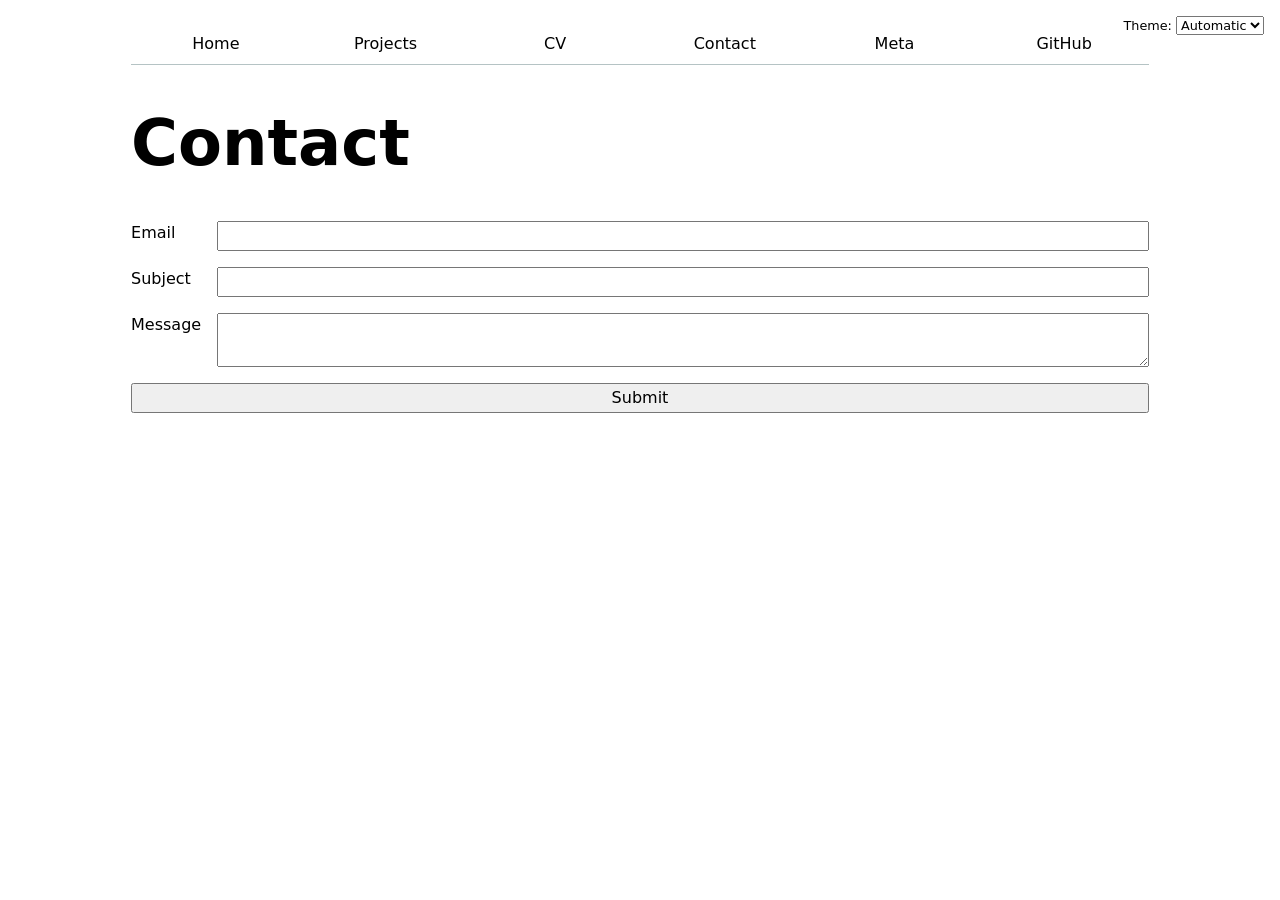
<file: contact/index.html>
<!DOCTYPE html>
<html lang="en">
<head>
    <meta charset="UTF-8">
    <meta name="viewport" content="width=device-width, initial-scale=1.0">
    <title>Contact html</title>
    <link rel="stylesheet" href="../style.css">
    <script type="module" src="../global.js"></script>
</head>
<body>
    <h1>Contact</h1>
        <form action="mailto:ethanduydam@gmail.com" method="POST" enctype="text/plain">
        <label>Email <input type="email" name="email"></label>
        <label>Subject <input name="subject"></label>
        <label>Message <textarea name="body"></textarea></label>
        <button>Submit</button>
    </form>
</body>
</html>
</file>
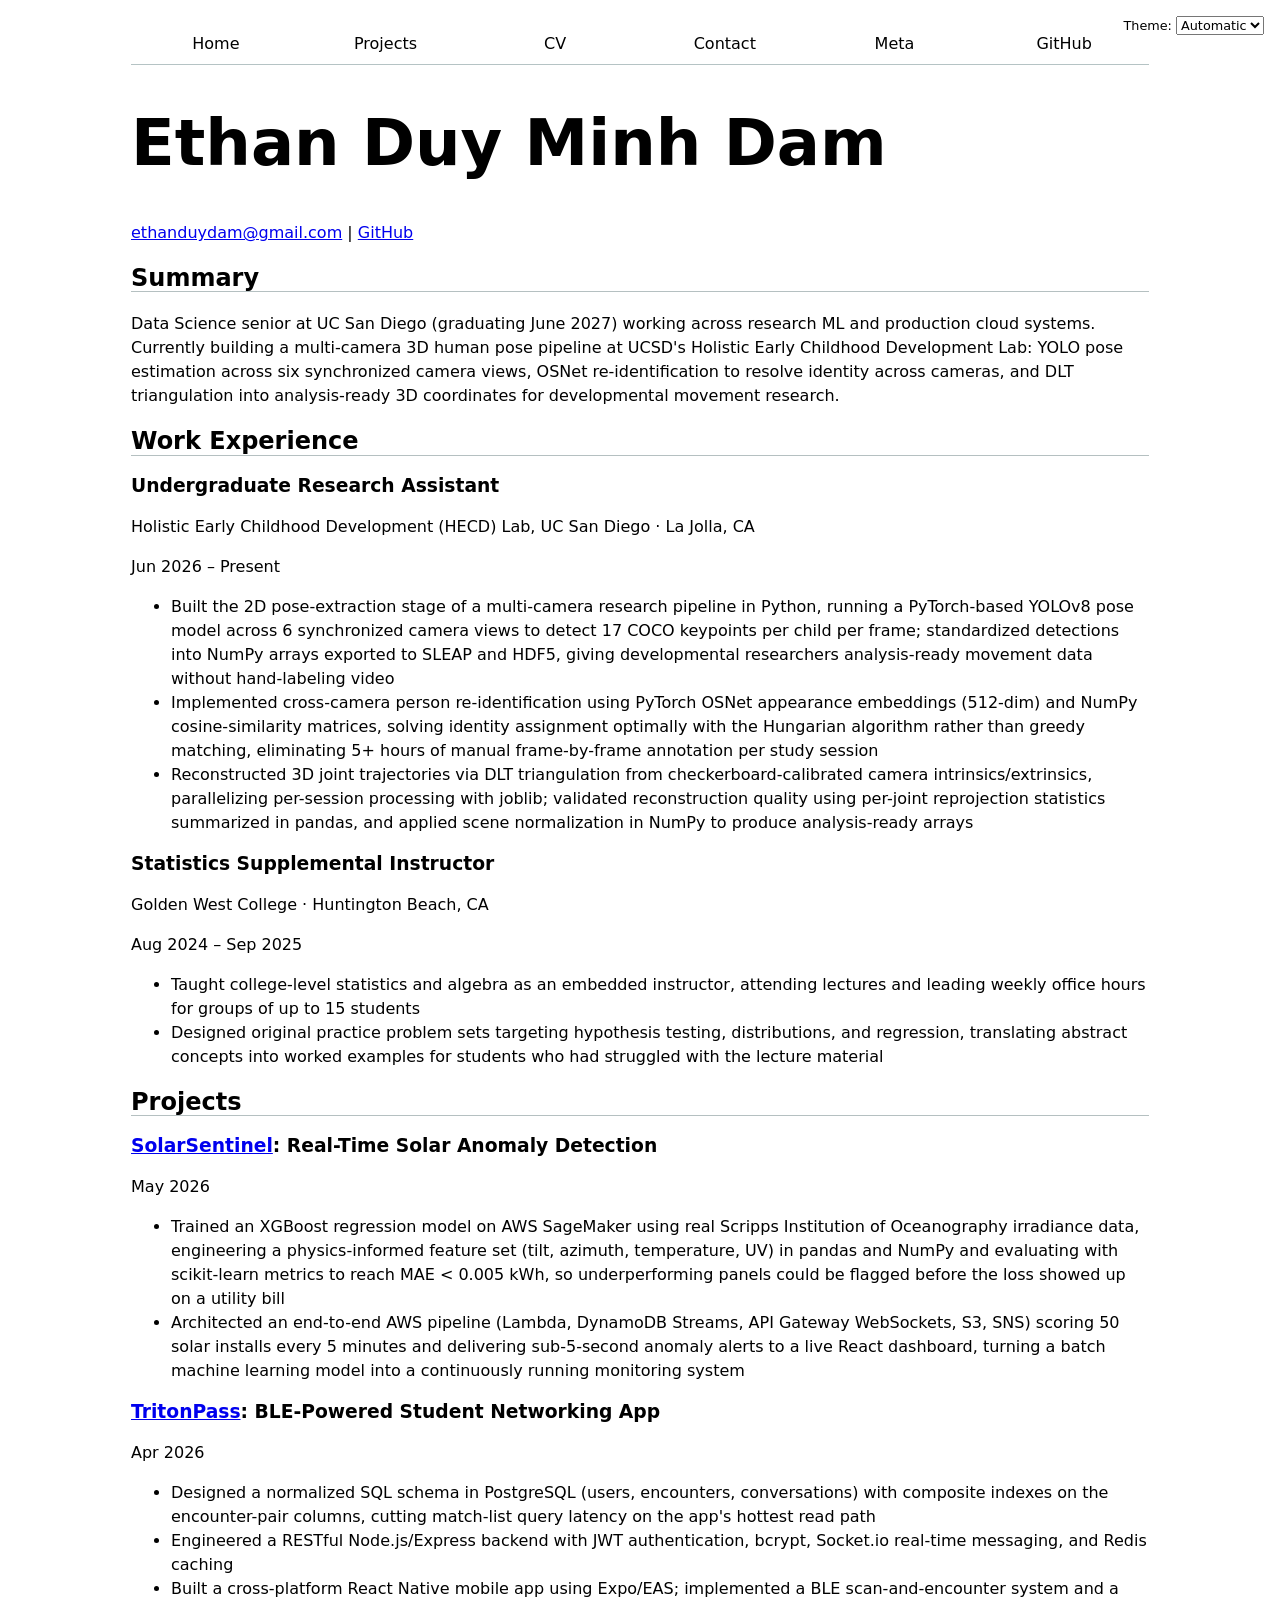
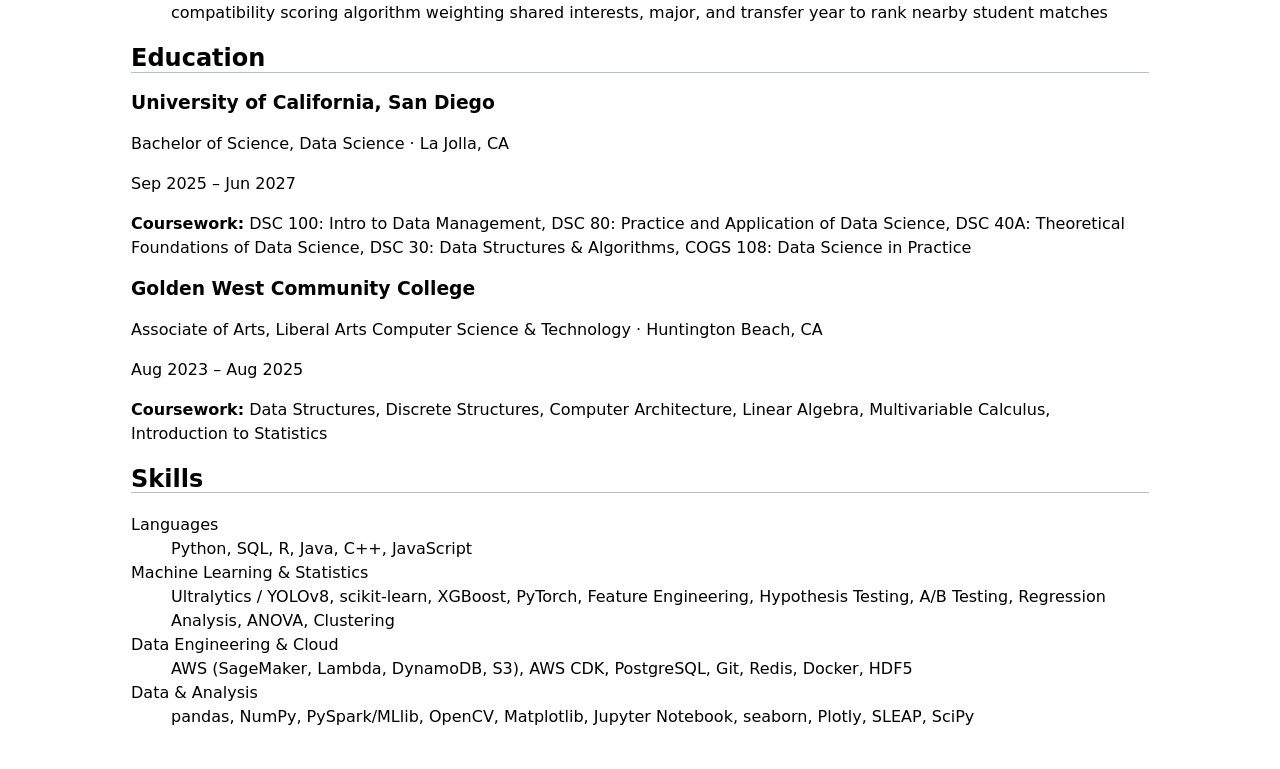
<file: cv/index.html>
<!DOCTYPE html>
<html lang="en">
<head>
    <meta charset="UTF-8">
    <meta name="viewport" content="width=device-width, initial-scale=1.0">
    <title>CV | Ethan Dam</title>
    <link rel="stylesheet" href="../style.css">
    <script type="module" src="../global.js"></script>
</head>
<body>

    <header>
        <h1>Ethan Duy Minh Dam</h1>
        <p>
            <a href="mailto:ethanduydam@gmail.com">ethanduydam@gmail.com</a> |
            <a href="https://github.com/ethandam3">GitHub</a>
        </p>
    </header>

    <section>
        <h2>Summary</h2>
        <p>
            Data Science senior at UC San Diego (graduating June 2027) working across research ML and production
            cloud systems. Currently building a multi-camera 3D human pose pipeline at UCSD's Holistic Early Childhood
            Development Lab: YOLO pose estimation across six synchronized camera views, OSNet re-identification to
            resolve identity across cameras, and DLT triangulation into analysis-ready 3D coordinates for developmental
            movement research.
        </p>
    </section>

    <section>
        <h2>Work Experience</h2>

        <article>
            <header>
                <h3>Undergraduate Research Assistant</h3>
                <p>Holistic Early Childhood Development (HECD) Lab, UC San Diego · La Jolla, CA</p>
                <p><time datetime="2026-06">Jun 2026</time> – Present</p>
            </header>
            <ul>
                <li>Built the 2D pose-extraction stage of a multi-camera research pipeline in Python, running a PyTorch-based YOLOv8 pose model across 6 synchronized camera views to detect 17 COCO keypoints per child per frame; standardized detections into NumPy arrays exported to SLEAP and HDF5, giving developmental researchers analysis-ready movement data without hand-labeling video</li>
                <li>Implemented cross-camera person re-identification using PyTorch OSNet appearance embeddings (512-dim) and NumPy cosine-similarity matrices, solving identity assignment optimally with the Hungarian algorithm rather than greedy matching, eliminating 5+ hours of manual frame-by-frame annotation per study session</li>
                <li>Reconstructed 3D joint trajectories via DLT triangulation from checkerboard-calibrated camera intrinsics/extrinsics, parallelizing per-session processing with joblib; validated reconstruction quality using per-joint reprojection statistics summarized in pandas, and applied scene normalization in NumPy to produce analysis-ready arrays</li>
            </ul>
        </article>

        <article>
            <header>
                <h3>Statistics Supplemental Instructor</h3>
                <p>Golden West College · Huntington Beach, CA</p>
                <p><time datetime="2024-08">Aug 2024</time> – <time datetime="2025-09">Sep 2025</time></p>
            </header>
            <ul>
                <li>Taught college-level statistics and algebra as an embedded instructor, attending lectures and leading weekly office hours for groups of up to 15 students</li>
                <li>Designed original practice problem sets targeting hypothesis testing, distributions, and regression, translating abstract concepts into worked examples for students who had struggled with the lecture material</li>
            </ul>
        </article>
    </section>

    <section>
        <h2>Projects</h2>

        <article>
            <header>
                <h3><a href="https://github.com/ethandam3/solarsentinel">SolarSentinel</a>: Real-Time Solar Anomaly Detection</h3>
                <p><time datetime="2026-05">May 2026</time></p>
            </header>
            <ul>
                <li>Trained an XGBoost regression model on AWS SageMaker using real Scripps Institution of Oceanography irradiance data, engineering a physics-informed feature set (tilt, azimuth, temperature, UV) in pandas and NumPy and evaluating with scikit-learn metrics to reach MAE &lt; 0.005 kWh, so underperforming panels could be flagged before the loss showed up on a utility bill</li>
                <li>Architected an end-to-end AWS pipeline (Lambda, DynamoDB Streams, API Gateway WebSockets, S3, SNS) scoring 50 solar installs every 5 minutes and delivering sub-5-second anomaly alerts to a live React dashboard, turning a batch machine learning model into a continuously running monitoring system</li>
            </ul>
        </article>

        <article>
            <header>
                <h3><a href="https://github.com/ethandam3/triton-pass">TritonPass</a>: BLE-Powered Student Networking App</h3>
                <p><time datetime="2026-04">Apr 2026</time></p>
            </header>
            <ul>
                <li>Designed a normalized SQL schema in PostgreSQL (users, encounters, conversations) with composite indexes on the encounter-pair columns, cutting match-list query latency on the app's hottest read path</li>
                <li>Engineered a RESTful Node.js/Express backend with JWT authentication, bcrypt, Socket.io real-time messaging, and Redis caching</li>
                <li>Built a cross-platform React Native mobile app using Expo/EAS; implemented a BLE scan-and-encounter system and a compatibility scoring algorithm weighting shared interests, major, and transfer year to rank nearby student matches</li>
            </ul>
        </article>
    </section>

    <section>
        <h2>Education</h2>

        <article>
            <header>
                <h3>University of California, San Diego</h3>
                <p>Bachelor of Science, Data Science · La Jolla, CA</p>
                <p><time datetime="2025-09">Sep 2025</time> – <time datetime="2027-06">Jun 2027</time></p>
            </header>
            <p><strong>Coursework:</strong> DSC 100: Intro to Data Management, DSC 80: Practice and Application of Data Science, DSC 40A: Theoretical Foundations of Data Science, DSC 30: Data Structures &amp; Algorithms, COGS 108: Data Science in Practice</p>
        </article>

        <article>
            <header>
                <h3>Golden West Community College</h3>
                <p>Associate of Arts, Liberal Arts Computer Science &amp; Technology · Huntington Beach, CA</p>
                <p><time datetime="2023-08">Aug 2023</time> – <time datetime="2025-08">Aug 2025</time></p>
            </header>
            <p><strong>Coursework:</strong> Data Structures, Discrete Structures, Computer Architecture, Linear Algebra, Multivariable Calculus, Introduction to Statistics</p>
        </article>
    </section>

    <section>
        <h2>Skills</h2>
        <dl>
            <dt>Languages</dt>
            <dd>Python, SQL, R, Java, C++, JavaScript</dd>
            <dt>Machine Learning &amp; Statistics</dt>
            <dd>Ultralytics / YOLOv8, scikit-learn, XGBoost, PyTorch, Feature Engineering, Hypothesis Testing, A/B Testing, Regression Analysis, ANOVA, Clustering</dd>
            <dt>Data Engineering &amp; Cloud</dt>
            <dd>AWS (SageMaker, Lambda, DynamoDB, S3), AWS CDK, PostgreSQL, Git, Redis, Docker, HDF5</dd>
            <dt>Data &amp; Analysis</dt>
            <dd>pandas, NumPy, PySpark/MLlib, OpenCV, Matplotlib, Jupyter Notebook, seaborn, Plotly, SLEAP, SciPy</dd>
        </dl>
    </section>
</body>
</html>
</file>
<file: style.css>
/* Step 2.4: accent color */
:root {
    --color-accent: oklch(65% 50% 0);
    accent-color: var(--color-accent);
    color-scheme: light dark; /* Lab 3 Step 4.1: follow the OS theme */
}

/* Step 1: keep content from getting too wide */
body {
    font: 100%/1.5 system-ui;
    max-width: 100ch;
    margin-inline: auto;
    padding: 1em;
}

/* Step 2: navigation bar */
nav {
    --border-color: oklch(50% 10% 200 / 40%);
    display: flex;
    margin-bottom: 1em;
    border-bottom: 1px solid var(--border-color);
}

nav a {
    flex: 1;
    text-decoration: none;
    color: inherit;
    text-align: center;
    padding: 0.5em;
}

nav a.current,
nav a:hover {
    border-bottom: 0.4em solid var(--border-color);
    padding-bottom: 0.1em;
}

nav a:hover {
    border-bottom-color: var(--color-accent);
}

/* Step 3: contact form */
input,
textarea,
button,
select {
    font: inherit;
}

form {
    display: grid;
    grid-template-columns: auto 1fr;
    gap: 1em;
}

label {
    display: grid;
    grid-template-columns: subgrid;
    grid-column: 1 / -1;
}

button {
    grid-column: 1 / -1;
}

/* Step 4: projects page */
.projects {
    display: grid;
    grid-template-columns: repeat(auto-fill, minmax(15em, 1fr));
    gap: 1em;
}

.projects article {
    display: grid;
    grid-template-rows: subgrid;
    grid-row: span 3;
}

.projects h2 {
    margin: 0;
}

h1 {
    font-size: 400%;
}

h1, h2, h3, h4, h5, h6 {
    line-height: 1.1;
    text-wrap: balance;
}

/* Step 5: CV */
section h2 {
    border-bottom: 1px solid oklch(80% 3% 200);
}

/* Lab 3 Step 4.3: theme switcher in the top right corner */
.color-scheme {
    display: block;
    position: absolute;
    top: 1rem;
    right: 1rem;
    font-size: 80%;
}

/* Lab 4: GitHub stats in four columns */
#profile-stats dl {
    display: grid;
    grid-template-columns: repeat(4, 1fr);
}

#profile-stats dt {
    grid-row: 1;
}

#profile-stats dd {
    grid-row: 2;
    margin: 0;
}

/* Lab 5 Step 0.1: project year */
.projects .year {
    color: gray;
    font-family: Baskerville, serif;
    font-variant-numeric: oldstyle-nums;
}

/* Lab 5: pie chart + legend side by side */
.container {
    display: flex;
    align-items: center;
    gap: 2em;
}

#projects-pie-plot {
    max-width: 20em;
    margin-block: 2em;
    overflow: visible;

    &:has(path:hover) path:not(:hover) {
        opacity: 0.5;
    }

    path {
        transition: 300ms;
        cursor: pointer;
    }
}

.legend {
    flex: 1;
    display: grid;
    grid-template-columns: repeat(auto-fill, minmax(9em, 1fr));
    gap: 1em;
    padding: 1em;
    margin: 0;
    border: 1px solid oklch(50% 10% 200 / 40%);
    list-style: none;
}

.legend-item {
    display: flex;
    align-items: center;
    gap: 0.5em;
    cursor: pointer;
}

.swatch {
    display: inline-block;
    width: 1em;
    aspect-ratio: 1 / 1;
    border-radius: 50%;
    background: var(--color);
}

.selected {
    --color: oklch(60% 45% 0) !important;

    &:is(path) {
        fill: var(--color);
    }
}

.searchBar {
    width: 100%;
    margin-block-end: 1em;
}

/* Lab 6 Step 1.3: summary stats, labels on top */
dl.stats {
    display: grid;
    grid-auto-flow: column;
    grid-auto-columns: 1fr;

    dt {
        grid-row: 1;
        color: gray;
        font-size: 80%;
        text-transform: uppercase;
    }

    dd {
        grid-row: 2;
        margin: 0;
        font-size: 150%;
    }
}

/* Lab 6 Step 2.3: faint gridlines */
.gridlines {
    opacity: 0.15;
}

/* Lab 6 Step 3: tooltip */
dl.info {
    display: grid;
    grid-template-columns: auto 1fr;
    gap: 0.25em 1em;
    margin: 0;
    transition-duration: 500ms;
    transition-property: opacity, visibility;

    dt {
        color: gray;
    }

    dd {
        margin: 0;
    }
}

dl.info[hidden]:not(:hover, :focus-within) {
    opacity: 0;
    visibility: hidden;
}

.tooltip {
    position: fixed;
    top: 1em;
    left: 1em;
    background-color: canvas;
    box-shadow: 0 2px 8px oklch(0% 0 0 / 20%);
    border-radius: 0.5em;
    padding: 0.75em 1em;
}

circle {
    transition: 200ms;
    transform-origin: center;
    transform-box: fill-box;
}

circle:hover {
    transform: scale(1.5);
}

/* Lab 6 Step 5.4: brushed dots */
circle.selected {
    fill: #ff6b6b;
}
</file>
